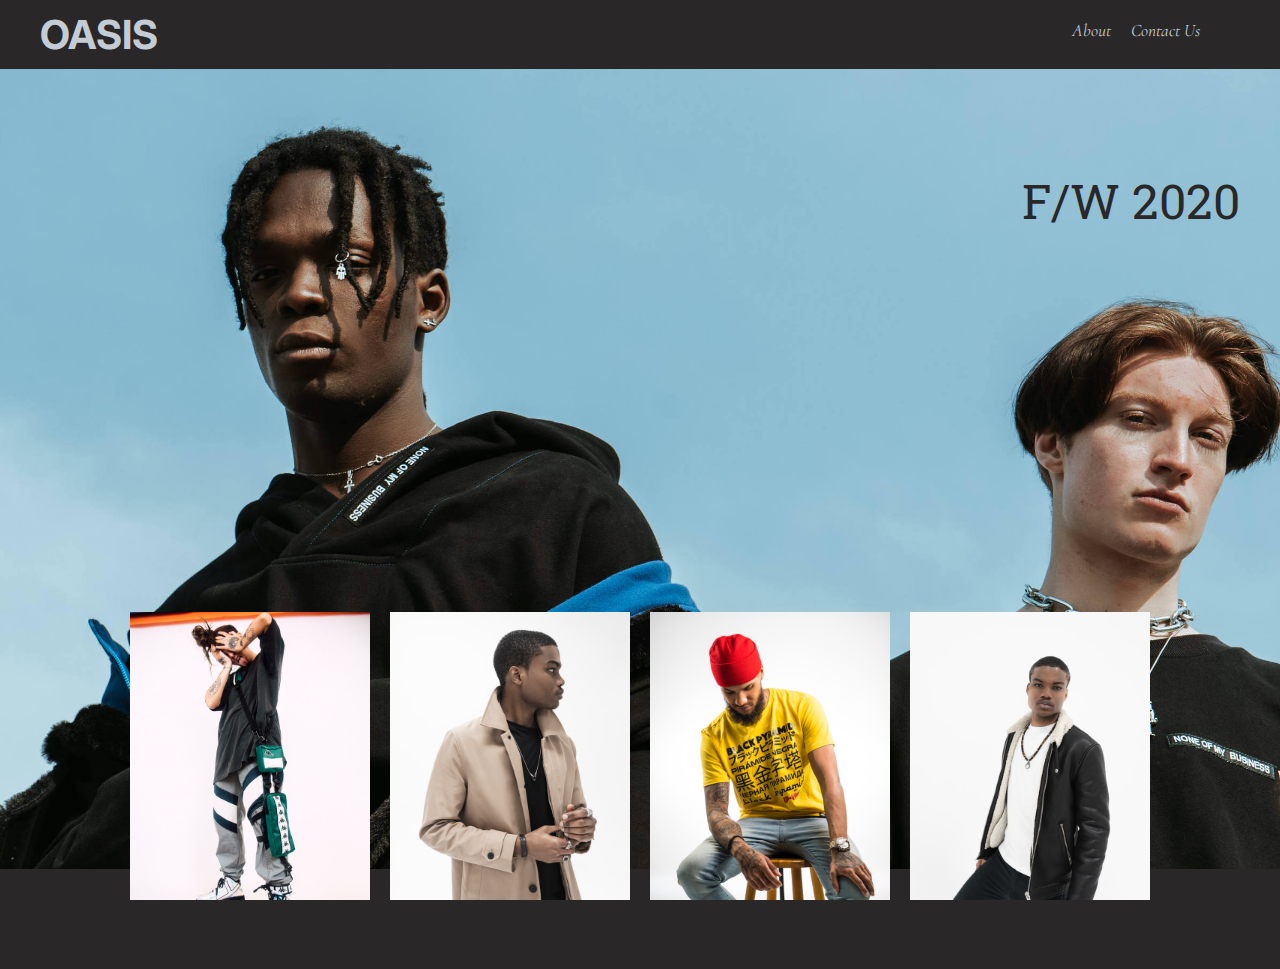
<file: index.html>
<!-- Alastair Odhiambo
Student ID: 145845194 -->

<!DOCTYPE html>
<html>
  <head>
    <meta charset="utf-8" />
    <title>OASIS</title>
    <link rel="stylesheet" href="style.css" type="text/css" />
    <link
      rel="stylesheet"
      href="https://use.fontawesome.com/releases/v5.14.0/css/all.css"
      integrity="sha384-HzLeBuhoNPvSl5KYnjx0BT+WB0QEEqLprO+NBkkk5gbc67FTaL7XIGa2w1L0Xbgc"
      crossorigin="anonymous"
    />
    <link
      href="https://fonts.googleapis.com/css2?family=Cormorant&family=Inter&family=Roboto+Slab&display=swap"
      rel="stylesheet"
    />
    <script src="script.js"></script>
  </head>

  <body>
    <header>
      <a href="index.html"><h2 id="main-logo">OASIS</h2></a>
      <div id="user-options">
        <div id="search-wrapper">
          <input placeholder="Search" value="" hidden />
          <button>
            <a href="#"><i class="fas fa-search"></i></a>
          </button>
        </div>
        <i id="about"><a href="#">About</a></i>
        <i id="contact"><a href="contact.html">Contact Us</a></i>
        <i class="fas fa-shopping-cart"></i>
        <a href="#" id="menu"><i class="fas fa-bars"></i></a>
      </div>
    </header>

    <div id="about-content" hidden>
      <i id="close-about" class="fas fa-times"></i>
      <p>
        OASIS is a collective that looks to help people express themselves by wearing our products.
      </p>
    </div>

    <main>
      <section>
        <div id="main-background" class="section-grid">
          <p>F/W 2020</p>
        </div>
        <div id="category-header" hidden><h2>Men</h2></div>
        <div id="content" class="section-grid"></div>
        <footer class="section-grid">
          <div id="footer-content">
            <div id="social-media">
              <a href="https://www.instagram.com/" target="blank"
                ><i class="fab fa-instagram sm-icon"></i
              ></a>
              <a href="https://www.twitter.com/" target="blank"
                ><i class="fab fa-twitter sm-icon"></i
              ></a>
              <a href="https://www.facebook.com/" target="blank"
                ><i class="fab fa-facebook sm-icon"></i
              ></a>
              <a href="https://www.tiktok.com/" target="blank"
                ><i class="fab fa-tiktok sm-icon"></i
              ></a>
            </div>
            <div id="copyright">&copy; 2020 OASIS</div>
          </div>
          <div id="email-input">
            <form action="https://formspree.io/xvowywqe" method="POST">
              <label for="subscribe-email">Subcribe to our email list!</label>
              <input
                id="subscribe-email"
                name="email"
                autocomplete="email"
                type="email"
                placeholder="name@example.com"
                required
              />
              <input type="submit" name="submit" value="Subscribe" tabindex="5" />
            </form>
          </div>
        </footer>
      </section>
      <nav id="side-menu" hidden>
        <div id="women">
          <a href="#">
            <i class="fas fa-venus"></i>
            <p>Women</p>
          </a>
        </div>
        <div id="men">
          <a href="#">
            <i class="fas fa-mars"></i>
            <p>Men</p>
          </a>
        </div>
      </nav>
    </main>
  </body>
</html>
</file>
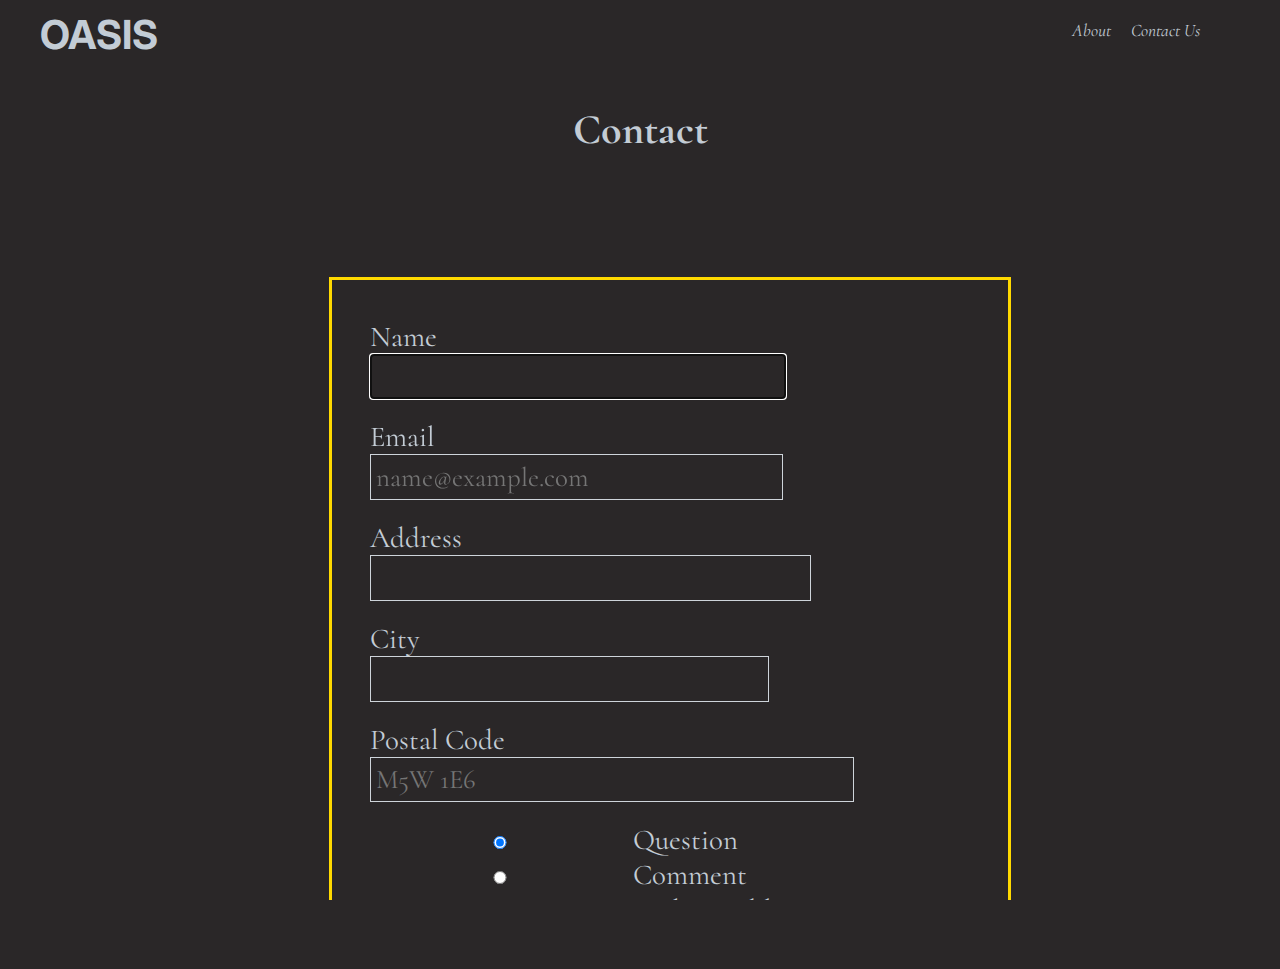
<file: contact.html>
<!-- Alastair Odhiambo
Student ID: 145845194 -->

<!DOCTYPE html>
<html>
  <head>
    <meta charset="utf-8" />
    <title>OASIS</title>
    <link rel="stylesheet" href="style.css" type="text/css" />
    <link
      rel="stylesheet"
      href="https://use.fontawesome.com/releases/v5.14.0/css/all.css"
      integrity="sha384-HzLeBuhoNPvSl5KYnjx0BT+WB0QEEqLprO+NBkkk5gbc67FTaL7XIGa2w1L0Xbgc"
      crossorigin="anonymous"
    />
    <link
      href="https://fonts.googleapis.com/css2?family=Cormorant&family=Inter&family=Roboto+Slab&display=swap"
      rel="stylesheet"
    />
    <script src="contact.js"></script>
  </head>

  <body>
    <header>
      <a href="index.html"><h2 id="main-logo">OASIS</h2></a>
      <div id="user-options">
        <div id="search-wrapper">
          <input placeholder="Search" value="" hidden />
          <button>
            <a href="#"><i class="fas fa-search"></i></a>
          </button>
        </div>
        <i id="about"><a href="#">About</a></i>
        <i id="contact"><a href="contact.html">Contact Us</a></i>
        <i class="fas fa-shopping-cart"></i>
        <a href="#" id="menu"><i class="fas fa-bars"></i></a>
      </div>
    </header>

    <div id="about-content" hidden>
      <i id="close-about" class="fas fa-times"></i>
      <p>
        OASIS is a collective that looks to help people express themselves by wearing our products.
      </p>
    </div>

    <main>
      <section>
        <div id="contact-content">
          <form id="contact-form" action="https://httpbin.org/post" method="POST">
            <div>
              <label for="contact-user">Name</label>
              <input
                id="contact-user"
                class="form-control"
                name="name"
                type="text"
                autofocus
                autocomplete="name"
                tabindex="1"
                required
              />
            </div>

            <div>
              <label for="contact-email">Email</label>
              <input
                id="contact-email"
                class="form-control"
                name="email"
                autocomplete="email"
                type="email"
                placeholder="name@example.com"
                tabindex="2"
                required
              />
            </div>

            <div>
              <label for="contact-address">Address</label>
              <input
                id="contact-address"
                class="form-control"
                name="address"
                type="text"
                tabindex="3"
                required
              />
            </div>

            <div>
              <label for="contact-city">City</label>
              <input
                list="contact-city-choices"
                id="contact-city"
                class="form-control"
                name="city"
                type="text"
                tabindex="4"
                required
              />
              <datalist id="contact-city-choices">
                <option value="Toronto"></option>
                <option value="Vancouver"></option>
                <option value="Ottawa"></option>
                <option value="Calgary"></option>
                <option value="Winnipeg"></option>
              </datalist>
            </div>

            <div>
              <label for="contact-postalcode">Postal Code</label>
              <input
                id="contact-postalcode"
                class="form-control"
                name="postalcode"
                type="text"
                tabindex="5"
                placeholder="M5W 1E6"
                pattern="[A-Z]\d[A-Z] \d[A-Z]\d$"
                required
              />
            </div>
            <div id="radio-buttons">
              <div>
                <input type="radio" id="" name="choice" value="question" checked tabindex="6" />
                <label for="question">Question</label>
              </div>

              <div>
                <input type="radio" id="comment" name="choice" value="comment" />
                <label for="comment">Comment</label>
              </div>

              <div>
                <input type="radio" id="order-problem" name="choice" value="order-problem" />
                <label for="order-problem">Order Problem</label>
              </div>
            </div>

            <div hidden id="order">
              <label for="contact-orderno">Order #</label>
              <input id="contact-orderno" class="form-control" name="orderno" type="text" />
            </div>

            <textarea
              id="contact-message"
              class="form-control"
              name="message"
              rows="10"
              tabindex="7"
              placeholder="Tell us what your inquiry is..."
              required
            >
            </textarea>

            <div>
              <input
                class="btn btn-primary"
                type="submit"
                name="submit"
                value="Submit"
                tabindex="8"
              />
            </div>

            <input hidden id="contact-alastair" name="alastair" type="text" value="Alastair" />
          </form>
        </div>
        <div id="category-header"><h2>Contact</h2></div>
        <div id="content" class="section-grid"></div>
        <footer class="section-grid">
          <div id="footer-content">
            <div id="social-media">
              <a href="https://www.instagram.com/" target="blank"
                ><i class="fab fa-instagram sm-icon"></i
              ></a>
              <a href="https://www.twitter.com/" target="blank"
                ><i class="fab fa-twitter sm-icon"></i
              ></a>
              <a href="https://www.facebook.com/" target="blank"
                ><i class="fab fa-facebook sm-icon"></i
              ></a>
              <a href="https://www.tiktok.com/" target="blank"
                ><i class="fab fa-tiktok sm-icon"></i
              ></a>
            </div>
            <div id="copyright">&copy; 2020 OASIS</div>
          </div>
          <div id="email-input">
            <form action="https://formspree.io/xvowywqe" method="POST">
              <label for="feedback-email">Subcribe to our email list!</label>
              <input
                id="feedback-email"
                name="email"
                autocomplete="email"
                type="email"
                placeholder="name@example.com"
                required
              />
              <input type="submit" name="submit" value="Subscribe" />
            </form>
          </div>
        </footer>
      </section>
      <nav id="side-menu" hidden>
        <div id="women">
          <a href="#">
            <i class="fas fa-venus"></i>
            <p>Women</p>
          </a>
        </div>
        <div id="men">
          <a href="#">
            <i class="fas fa-mars"></i>
            <p>Men</p>
          </a>
        </div>
      </nav>
    </main>
  </body>
</html>
</file>
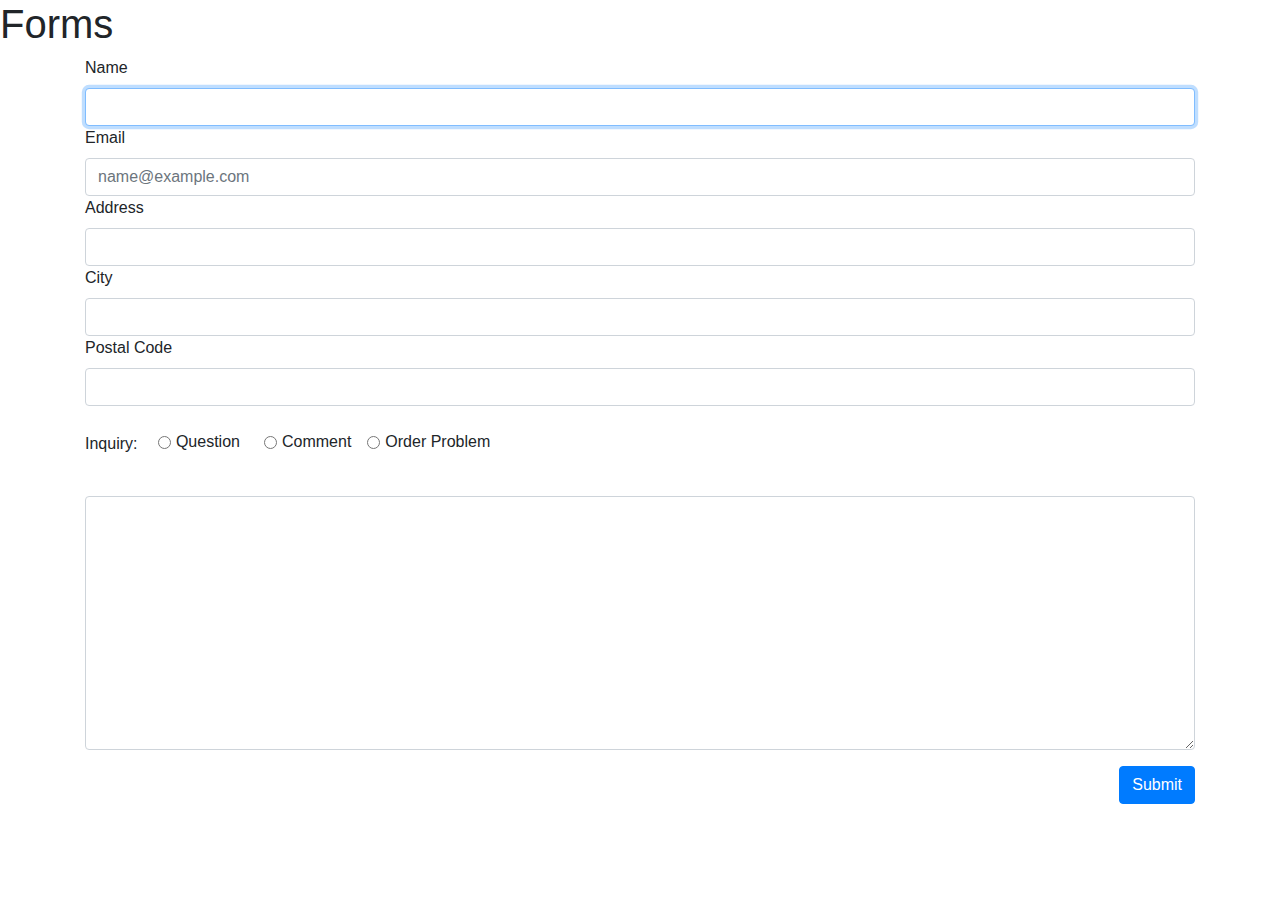
<file: forms.html>
<!DOCTYPE html>
<html>
  <head>
    <meta charset="utf-8" />
    <meta name="viewport" content="width=device-width, initial-scale=1, shrink-to-fit=no" />
    <title>Forms</title>
    <link
      rel="stylesheet"
      href="https://stackpath.bootstrapcdn.com/bootstrap/4.5.2/css/bootstrap.min.css"
      integrity="sha384-JcKb8q3iqJ61gNV9KGb8thSsNjpSL0n8PARn9HuZOnIxN0hoP+VmmDGMN5t9UJ0Z"
      crossorigin="anonymous"
    />
    <link
      rel="stylesheet"
      href="https://use.fontawesome.com/releases/v5.14.0/css/all.css"
      integrity="sha384-HzLeBuhoNPvSl5KYnjx0BT+WB0QEEqLprO+NBkkk5gbc67FTaL7XIGa2w1L0Xbgc"
      crossorigin="anonymous"
    />
    <link
      href="https://fonts.googleapis.com/css2?family=Cormorant&family=Inter&family=Roboto+Slab&display=swap"
      rel="stylesheet"
    />
  </head>

  <body>
    <h1>Forms</h1>
    <div class="container">
      <form id="contact-form" action="/submit-form" method="POST">
        <label for="contact-user">Name</label>
        <input
          id="contact-user"
          class="form-control"
          name="name"
          type="text"
          autofocus
          autocomplete="name"
          tabindex="1"
          required
        />

        <label for="contact-email">Email</label>
        <input
          id="contact-email"
          class="form-control"
          name="email"
          autocomplete="email"
          type="email"
          placeholder="name@example.com"
          tabindex="2"
          required
        />

        <label for="contact-address">Address</label>
        <input id="contact-address" class="form-control" name="address" type="text" tabindex="3" />

        <label for="contact-city">City</label>
        <input
          list="contact-city-choices"
          id="contact-city"
          class="form-control"
          name="city"
          type="text"
          tabindex="4"
          required
        />
        <datalist id="contact-city-choices">
          <option value="Toronto"></option>
          <option value="Vancouver"></option>
          <option value="Ottawa"></option>
          <option value="Calgary"></option>
          <option value="Winnipeg"></option>
        </datalist>

        <label for="contact-postalcode">Postal Code</label>
        <input
          id="contact-postalcode"
          class="form-control"
          name="postalcode"
          type="text"
          tabindex="5"
        />

        <div class="row">
          <div class="col form-group mt-4">
            <label for="contact-inquiry">Inquiry: </label>
            <div class="form-check form-check-inline">
              <input
                id="inquiry-choice-q"
                class="form-check-input ml-3"
                type="radio"
                name="inquiry-choice"
                value="Question"
              />
              <label class="form-check-label mr-2" for="inquiry-choice-q">Question</label>

              <input
                id="inquiry-choice-c"
                class="form-check-input ml-3"
                type="radio"
                name="inquiry-choice"
                value="Comment"
              />
              <label class="form-check-label" for="inquiry-choice-c">Comment</label>

              <input
                id="inquiry-choice-o"
                class="form-check-input ml-3"
                type="radio"
                name="inquiry-choice"
                value="Order Problem"
              />
              <label class="form-check-label" for="inquiry-choice-o">Order Problem</label>
            </div>
          </div>
        </div>

        <label hidden for="contact-orderno">Order #</label>
        <input hidden id="contact-orederno" class="form-control" name="orderno" type="text" />

        <textarea
          id="contact-message"
          class="form-control mt-3"
          name="message"
          rows="10"
          tabindex="7"
          placeholder="Tell us what your inquiry is..."
        >
        </textarea>

        <div class="d-flex flex-row-reverse">
          <input
            class="btn btn-primary mt-3"
            type="submit"
            name="submit"
            value="Submit"
            tabindex="8"
          />
        </div>

        <input hidden id="contact-alastair" name="alastair" type="text" value="Alastair" />
      </form>
    </div>

    <script
      src="https://code.jquery.com/jquery-3.5.1.slim.min.js"
      integrity="sha384-DfXdz2htPH0lsSSs5nCTpuj/zy4C+OGpamoFVy38MVBnE+IbbVYUew+OrCXaRkfj"
      crossorigin="anonymous"
    ></script>
    <script
      src="https://cdn.jsdelivr.net/npm/popper.js@1.16.1/dist/umd/popper.min.js"
      integrity="sha384-9/reFTGAW83EW2RDu2S0VKaIzap3H66lZH81PoYlFhbGU+6BZp6G7niu735Sk7lN"
      crossorigin="anonymous"
    ></script>
    <script
      src="https://stackpath.bootstrapcdn.com/bootstrap/4.5.2/js/bootstrap.min.js"
      integrity="sha384-B4gt1jrGC7Jh4AgTPSdUtOBvfO8shuf57BaghqFfPlYxofvL8/KUEfYiJOMMV+rV"
      crossorigin="anonymous"
    ></script>
  </body>
</html>
</file>
<file: style.css>
/* Alastair Odhiambo
Student ID: 145845194 */

html,
body {
  height: 100%;
  overflow: hidden;
}

body {
  background-color: #2a2728;
  margin: 0;
  font-family: 'Cormorant', serif;
}

header {
  padding: 10px 40px;
  display: flex;
  justify-content: space-between;
  color: #c3ccd5;
  background-color: #2a2728;
  font-size: 1.1em;
}

#main-logo {
  margin-top: 0;
  margin-bottom: 0;
  font-family: 'Inter', sans-serif;
  font-size: 40px;
}

#search-wrapper input {
  color: rgb(255, 217, 0);
  background-color: #2a2728;
  padding-left: 10px;
  border: 1px solid #c3ccd5;
}

#search-wrapper button {
  color: #c3ccd5;
  background-color: #2a2728;
  border: 1px transparent;
}

#user-options {
  padding-top: 10px;
  display: flex;
  justify-content: space-evenly;
}

#user-options > i {
  margin-left: 10px;
  margin-right: 10px;
}

main {
  height: 100%;
  display: flex;
}

#side-menu {
  width: 70px;
  padding-right: 5px;
  background-color: rgb(255, 217, 0);
  font-size: 25px;
  right: 30px;
  z-index: 600;
  position: fixed;
  box-shadow: 5px 5px 5px #2a272867;
}

#side-menu div {
  text-align: center;
  margin-top: 20px;
  margin-bottom: 20px;
}

#side-menu div p {
  margin: 5px;
  font-size: 0.7em;
}

main section {
  flex: 1;
  height: 100%;
  background-color: #2a2728;
  margin-right: 0;
  overflow: auto;
  display: grid;
}

#main-background {
  font-family: 'Roboto Slab', serif;
  color: #2a2728;
  height: 800px;
  width: 100%;
  background-image: url(images/main-background-1.jpg);
  background-size: cover;
  background-repeat: no-repeat;
  position: relative;
  grid-column: 1 / span 2;
  grid-row: 1 / span 3;
}

#main-background p {
  float: right;
  margin-top: 100px;
  margin-right: 40px;
  font-size: 3em;
}

#category-header {
  grid-column: 1 / span 2;
  grid-row: 1 / span 1;
  z-index: 500;
  text-align: center;
  font-size: 28px;
  color: #c3ccd5;
}

#content {
  display: flex;
  flex-wrap: wrap;
  justify-content: center;
  grid-column: 1 / span 2;
  grid-row: 3 / span 3;
  z-index: 500;
  padding-left: 15px;
  padding-right: 15px;
}

.item-card-wrapper {
  padding: 10px;
}

.item-card-image {
  position: relative;
}

.item-card-image p {
  color: #fff;
  font-size: 15px;
  border: 1px transparent;
  padding: 0px 5px;
  border-radius: 2px;
}

.item-card-wrapper:hover p {
  color: rgb(255, 217, 0);
}

.item-card-wrapper:hover .item-card-price {
  color: rgb(255, 217, 0);
}

.item-card-category {
  color: #c3ccd5;
}

.item-card-price {
  float: right;
  font-size: 14px;
  color: #fff;
}

a {
  text-decoration: none;
  color: #c3ccd5;
}

a:hover {
  color: rgb(255, 217, 0);
}

#side-menu a {
  color: #2a2728;
  font-size: 1.2em;
}

#menu {
  margin-left: 10px;
}

#about-content {
  max-height: 150px;
  padding: 15px 40px;
  background-color: rgb(255, 217, 0);
  font-size: 30px;
  z-index: 600;
  position: fixed;
  box-shadow: 5px 5px 5px #2a272867;
}

#about-content i {
  float: right;
}

#about-content p {
  margin-top: 40px;
}

/* Final Assessment */
footer {
  height: 300px;
  color: #c3ccd5;
  max-width: 1000px;
  margin: 0 auto;
  margin-bottom: 100px;
  margin-top: 200px;
  grid-column: 1 / span 2;
  grid-row: 7 / span 1;
  justify-content: center;
  display: flex;
  flex-flow: wrap;
}

#footer-content {
  flex: 3;
  text-align: center;
  padding-top: 40px;
}

#social-media {
  display: flex;
  justify-content: center;
  min-width: 300px;
}

.sm-icon {
  margin-left: 10px;
  margin-right: 10px;
  font-size: 1.2em;
}

#copyright {
  min-width: 300px;
  margin-top: 15px;
  display: flex;
  justify-content: center;
}

#email-input {
  flex: 1;
  min-width: 300px;
}

#email-input form {
  padding: 2em;
  display: grid;
  grid-template-columns: 3fr;
  grid-gap: 15px;
  align-items: center;
}

#email-input form label {
  font-family: 'Cormorant', serif;
  font-size: 1.3em;
}

#email-input input {
  width: 100%;
  padding: 0.2em;
  font-size: 1.4em;
  font-family: 'Cormorant', serif;
  border: 1px solid rgb(206, 212, 218);
  background-color: #2a2728;
  color: rgb(255, 217, 0);
}

#email-input input:focus {
  border-color: rgb(255, 217, 0);
}

#email-input input[type='submit'] {
  width: 100%;
  background-color: #c3ccd5;
  color: #2a2728;
  grid-column: 1 / 1;
}

#email-input input[type='submit']:hover,
#email-input input[type='submit']:focus {
  background-color: rgb(255, 217, 0);
}

/* Contact Us */

#contact-content {
  font-family: 'Roboto Slab', serif;
  color: #c3ccd5;
  height: 850px;
  width: 100%;
  grid-column: 1 / span 2;
  margin-bottom: 150px;
  padding: 30px;
  font-size: 1.2em;
}

#contact-content form {
  margin-top: 3em;
  padding: 2em;
  border: 3px solid rgb(255, 217, 0);

  max-width: 600px;
  min-width: 300px;
  margin-left: auto;
  margin-right: auto;
  display: flex;
  flex-wrap: wrap;
  justify-content: space-between;
  grid-gap: 20px;
  align-items: center;
}

#contact-content form label {
  font-family: 'Cormorant', serif;
  font-size: 1.5em;
}

#contact-content input {
  width: 100%;
  padding: 0.2em;
  font-size: 1.4em;
  font-family: 'Cormorant', serif;
  border: 1px solid rgb(206, 212, 218);
  background-color: #2a2728;
  color: rgb(255, 217, 0);
  min-width: 250px;
}

#contact-content input:focus {
  border-color: rgb(255, 217, 0);
}

#contact-content input[type='submit'] {
  width: 150px;
  background-color: #c3ccd5;
  color: #2a2728;
}

#contact-content input[type='submit']:hover,
#contact-content input[type='submit']:focus {
  background-color: rgb(255, 217, 0);
}

#contact-content textarea {
  min-width: 300px;
  width: 100%;
  padding: 0.2em;
  font-size: 1em;
  font-family: 'Cormorant', serif;
  border: 1px solid rgb(206, 212, 218);
  background-color: #2a2728;
  color: rgb(255, 217, 0);
}

#radio-buttons {
  vertical-align: center;
}

#contact-content input[type='radio'] {
  width: 5px;
}
</file>
